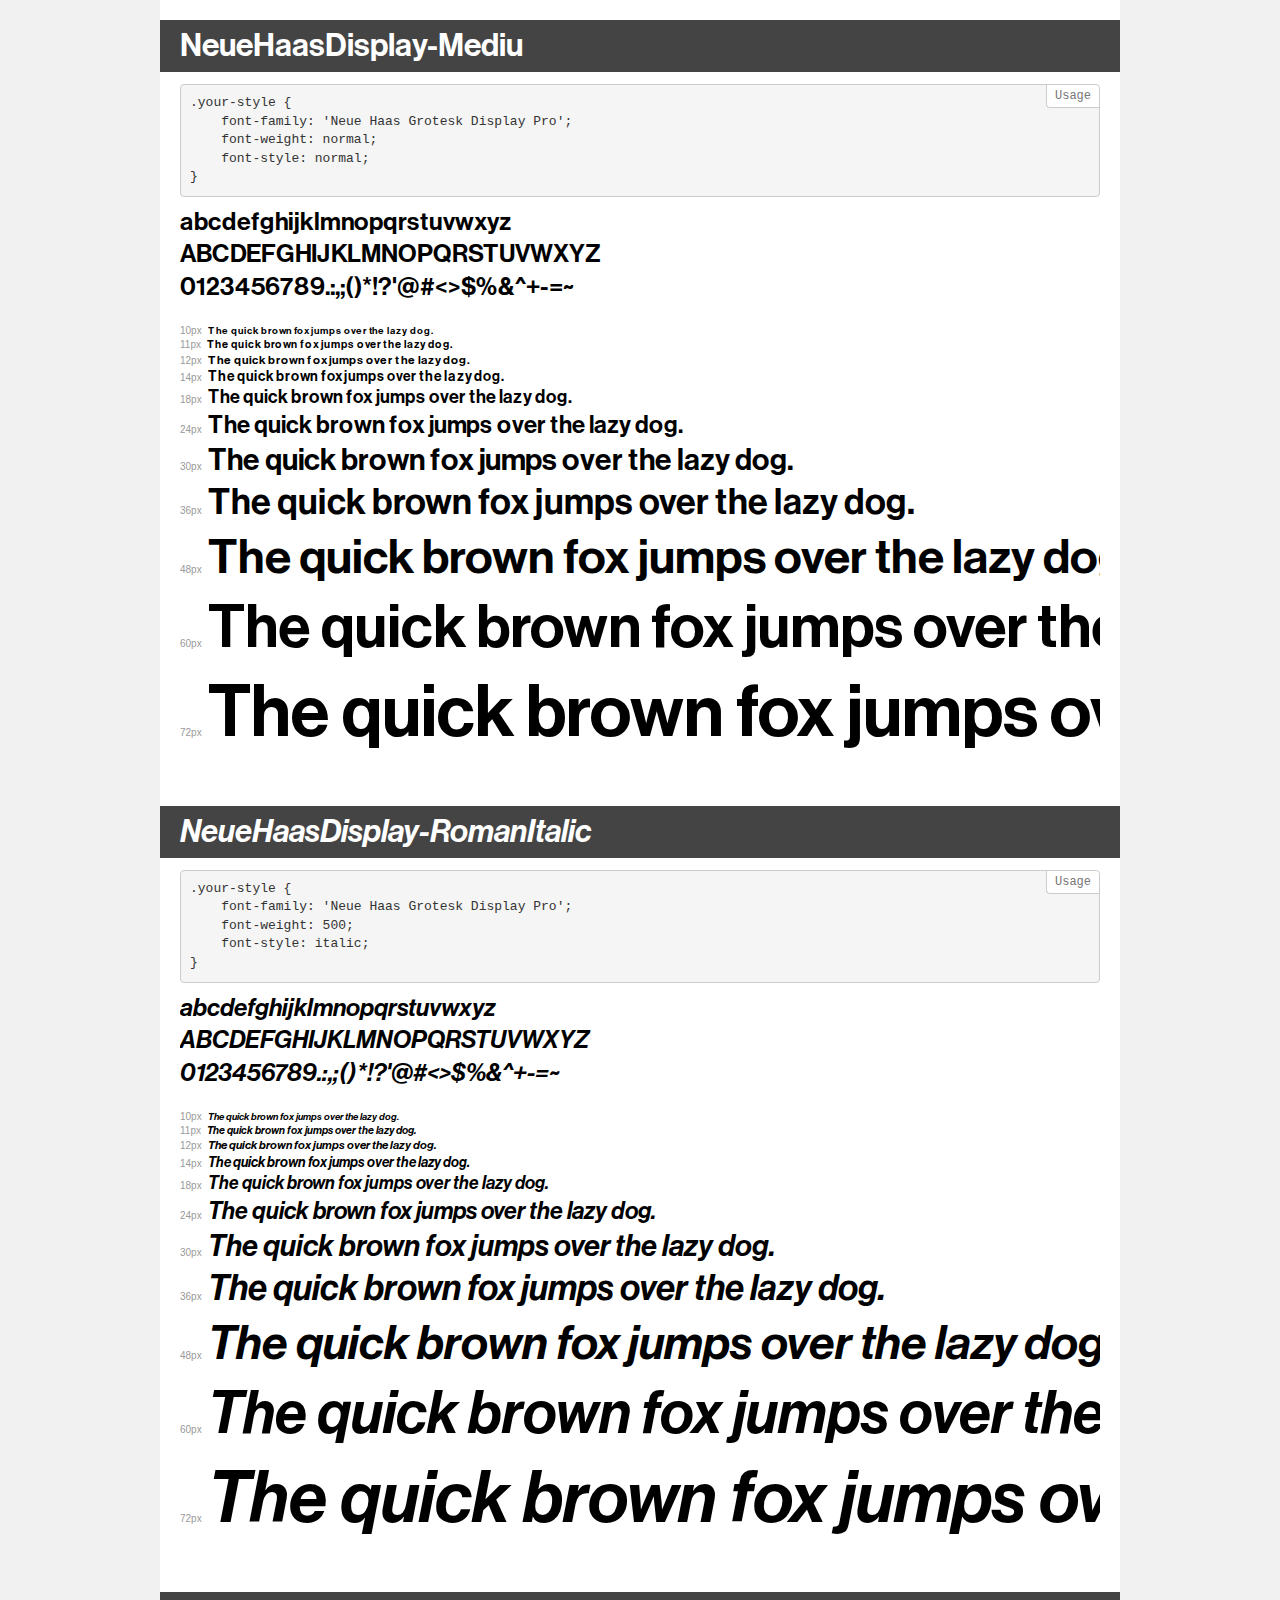
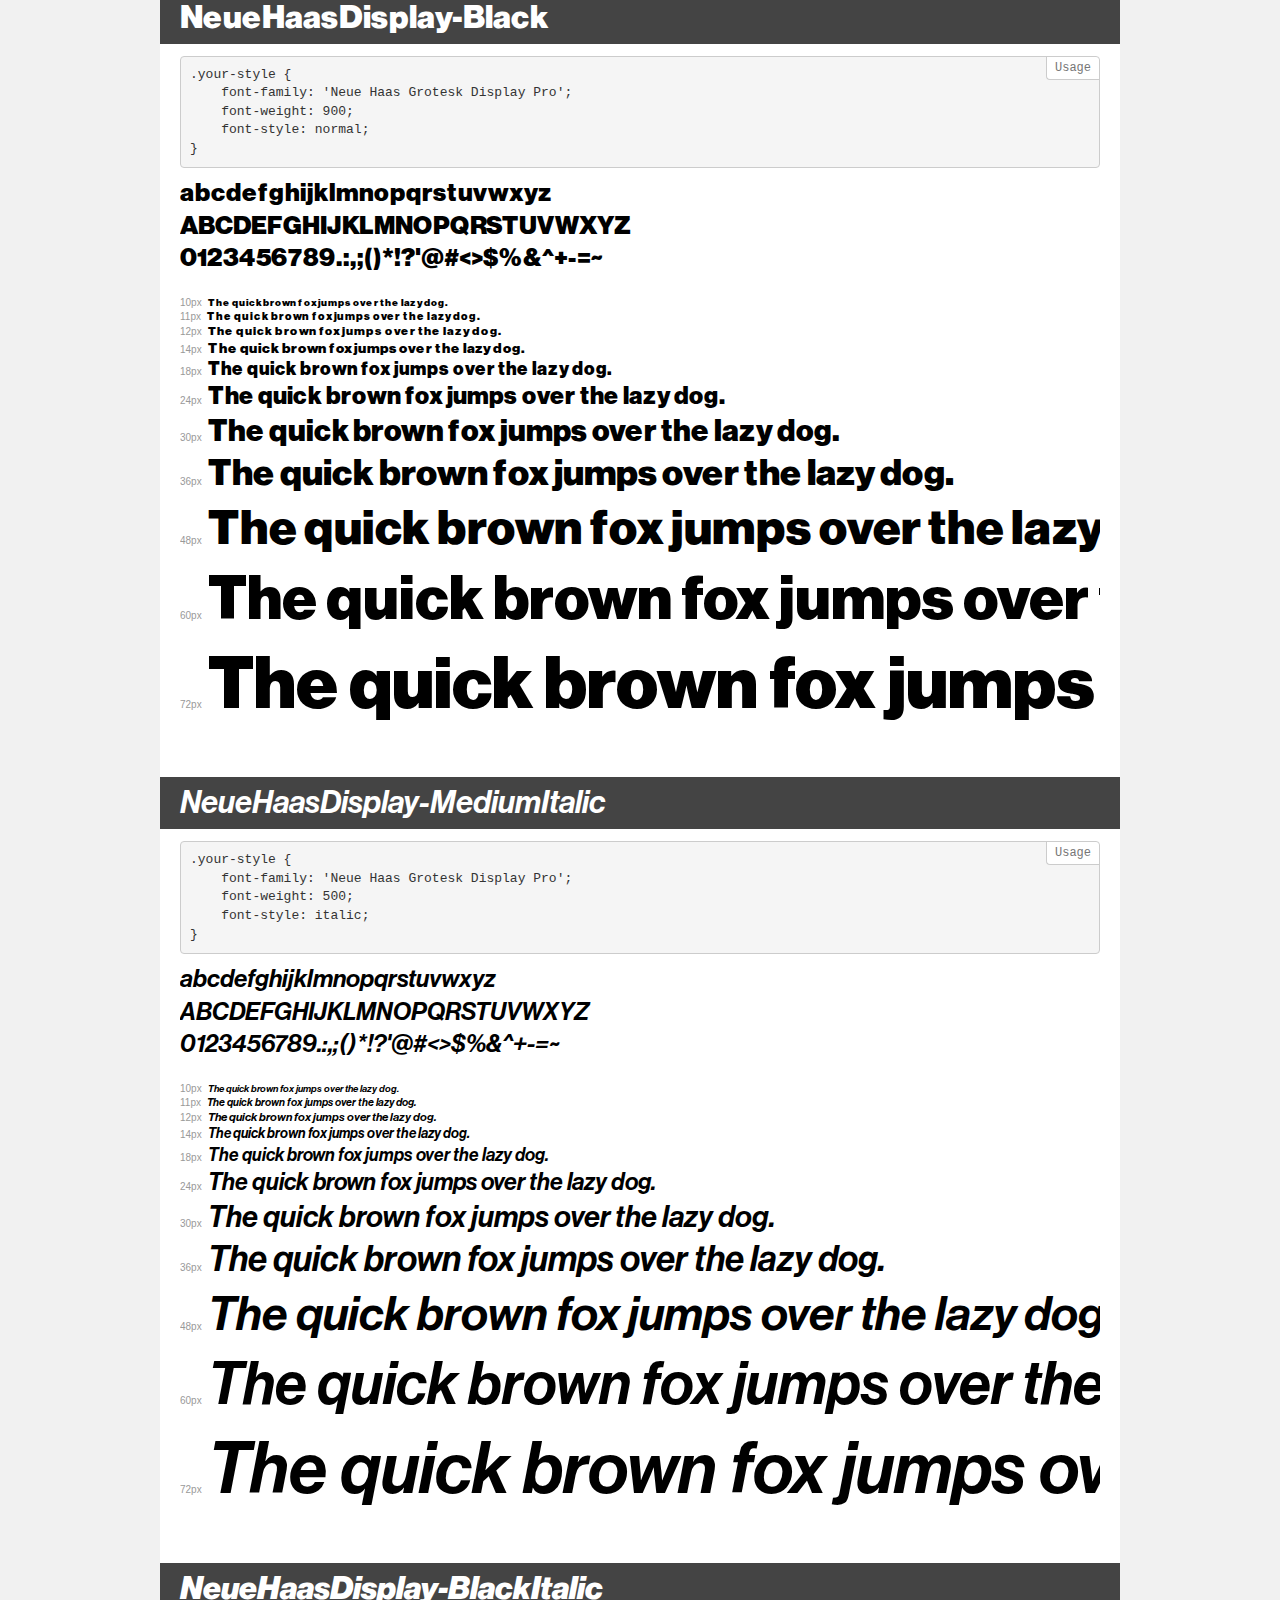
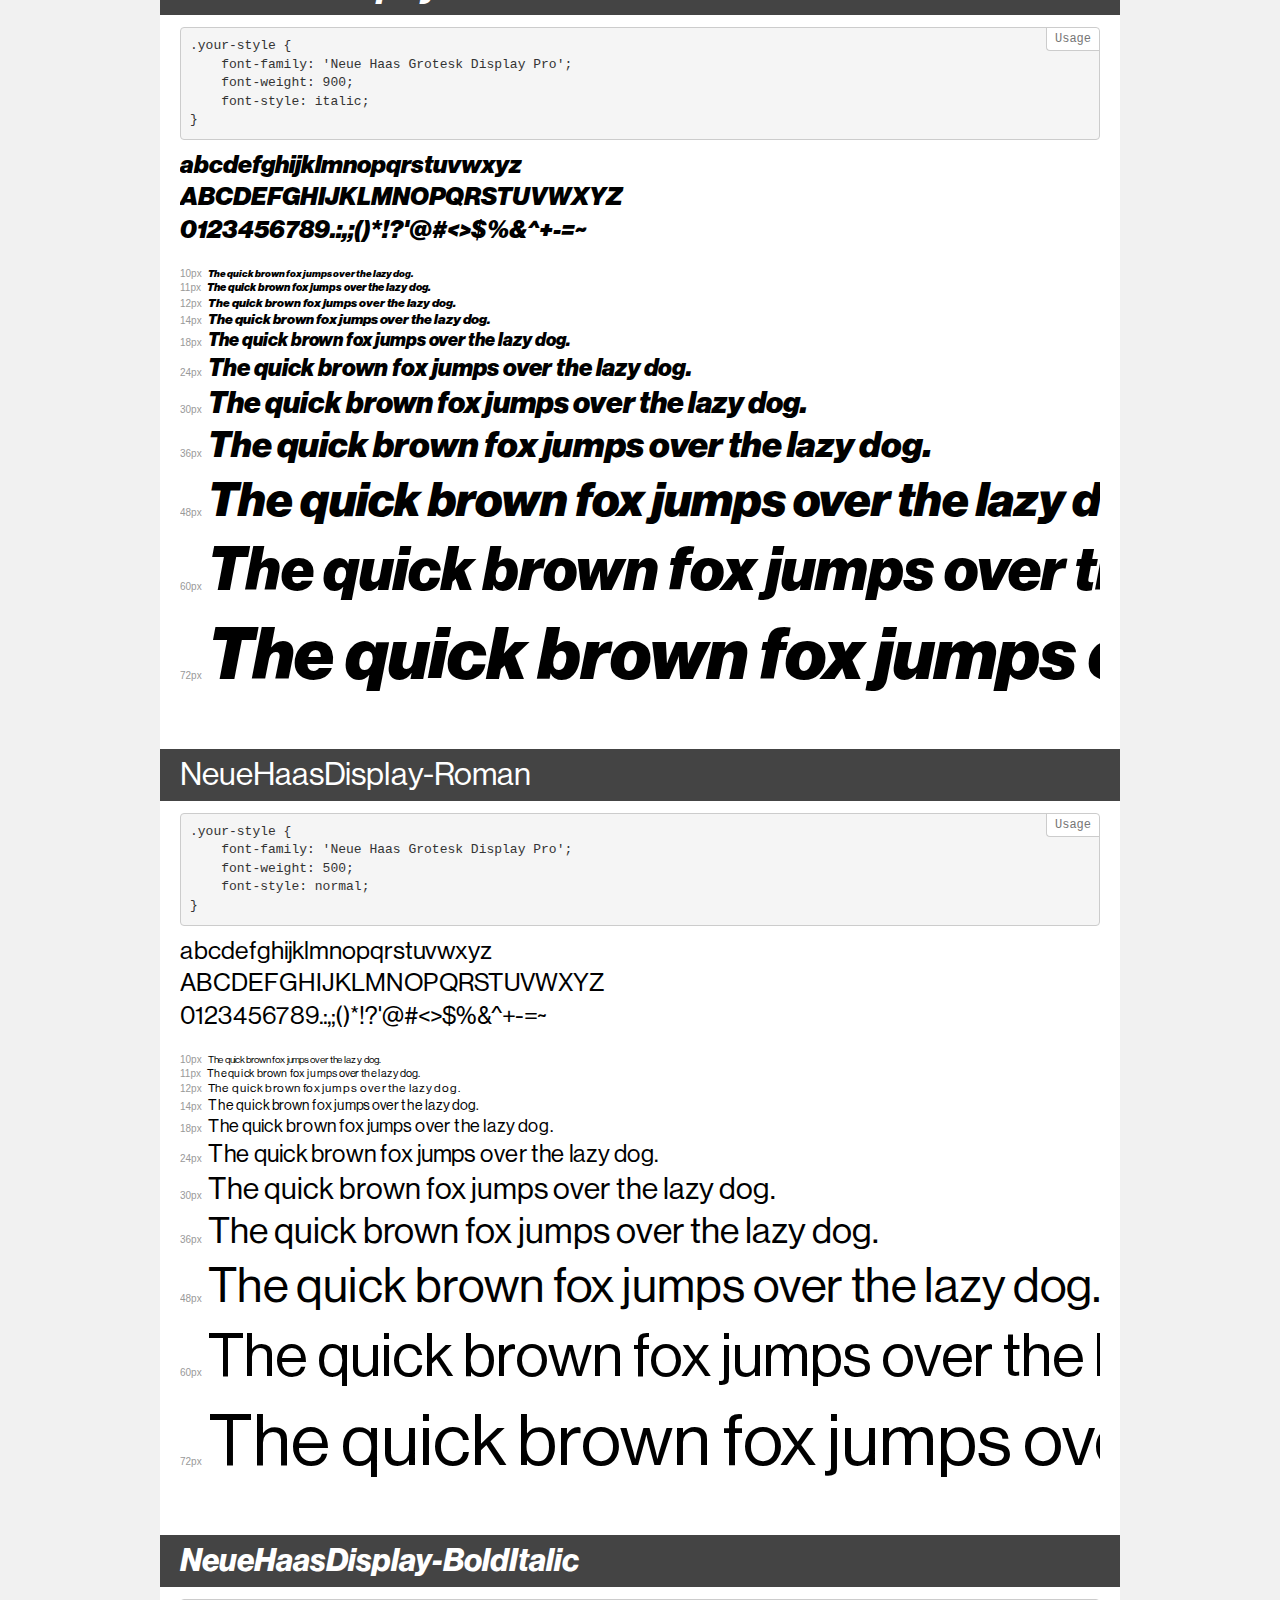
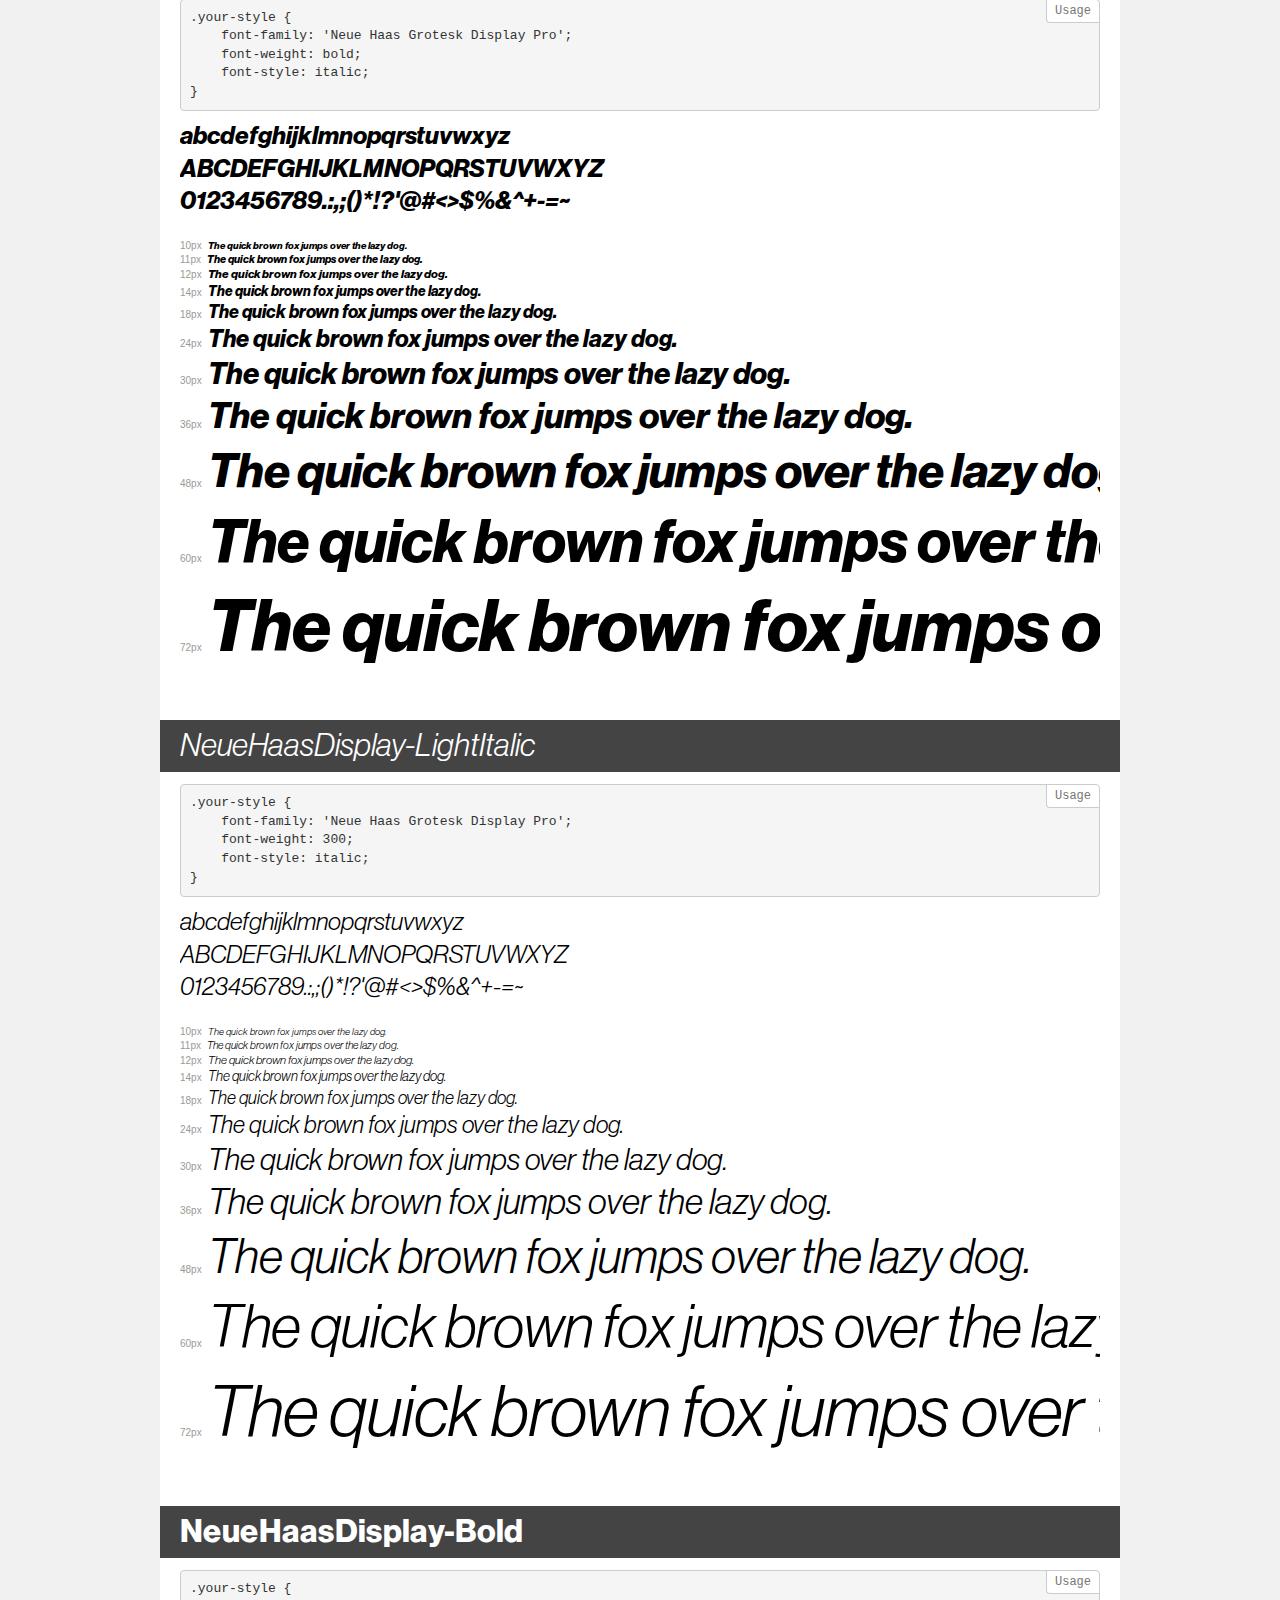
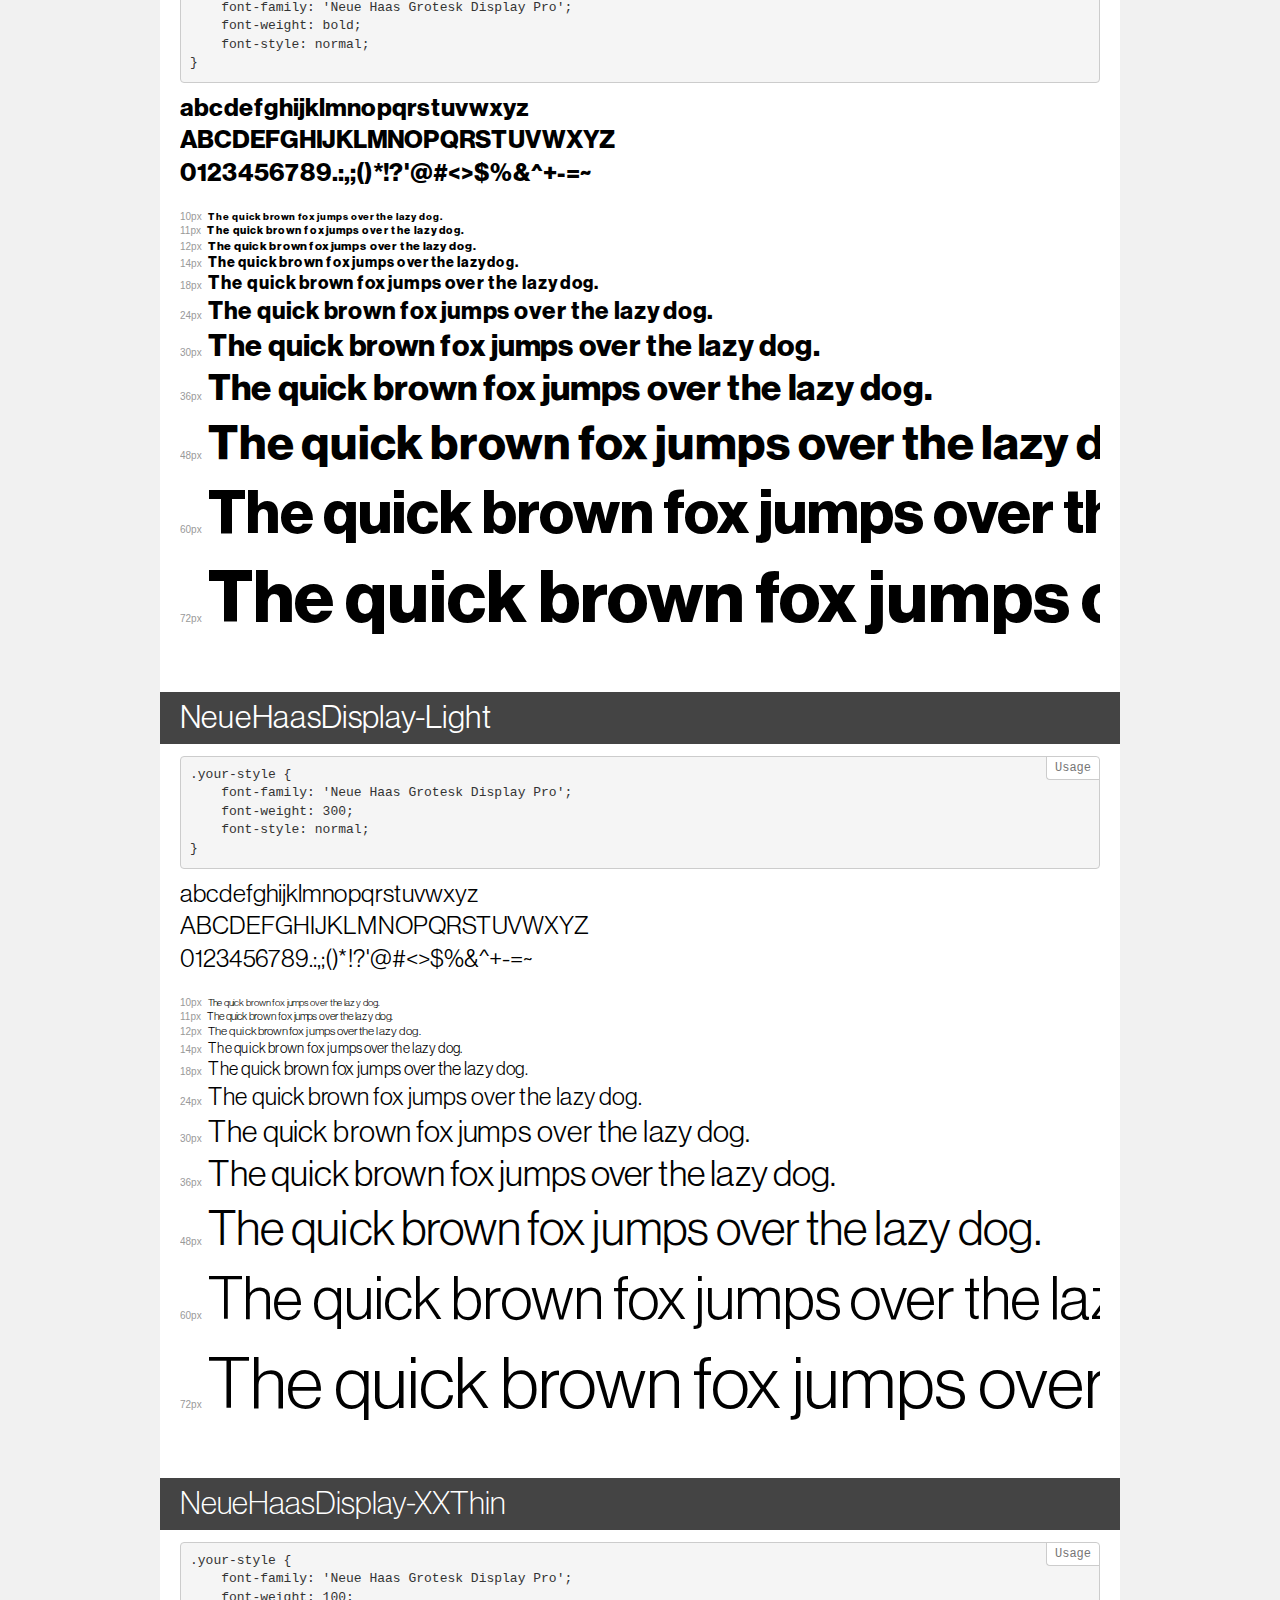
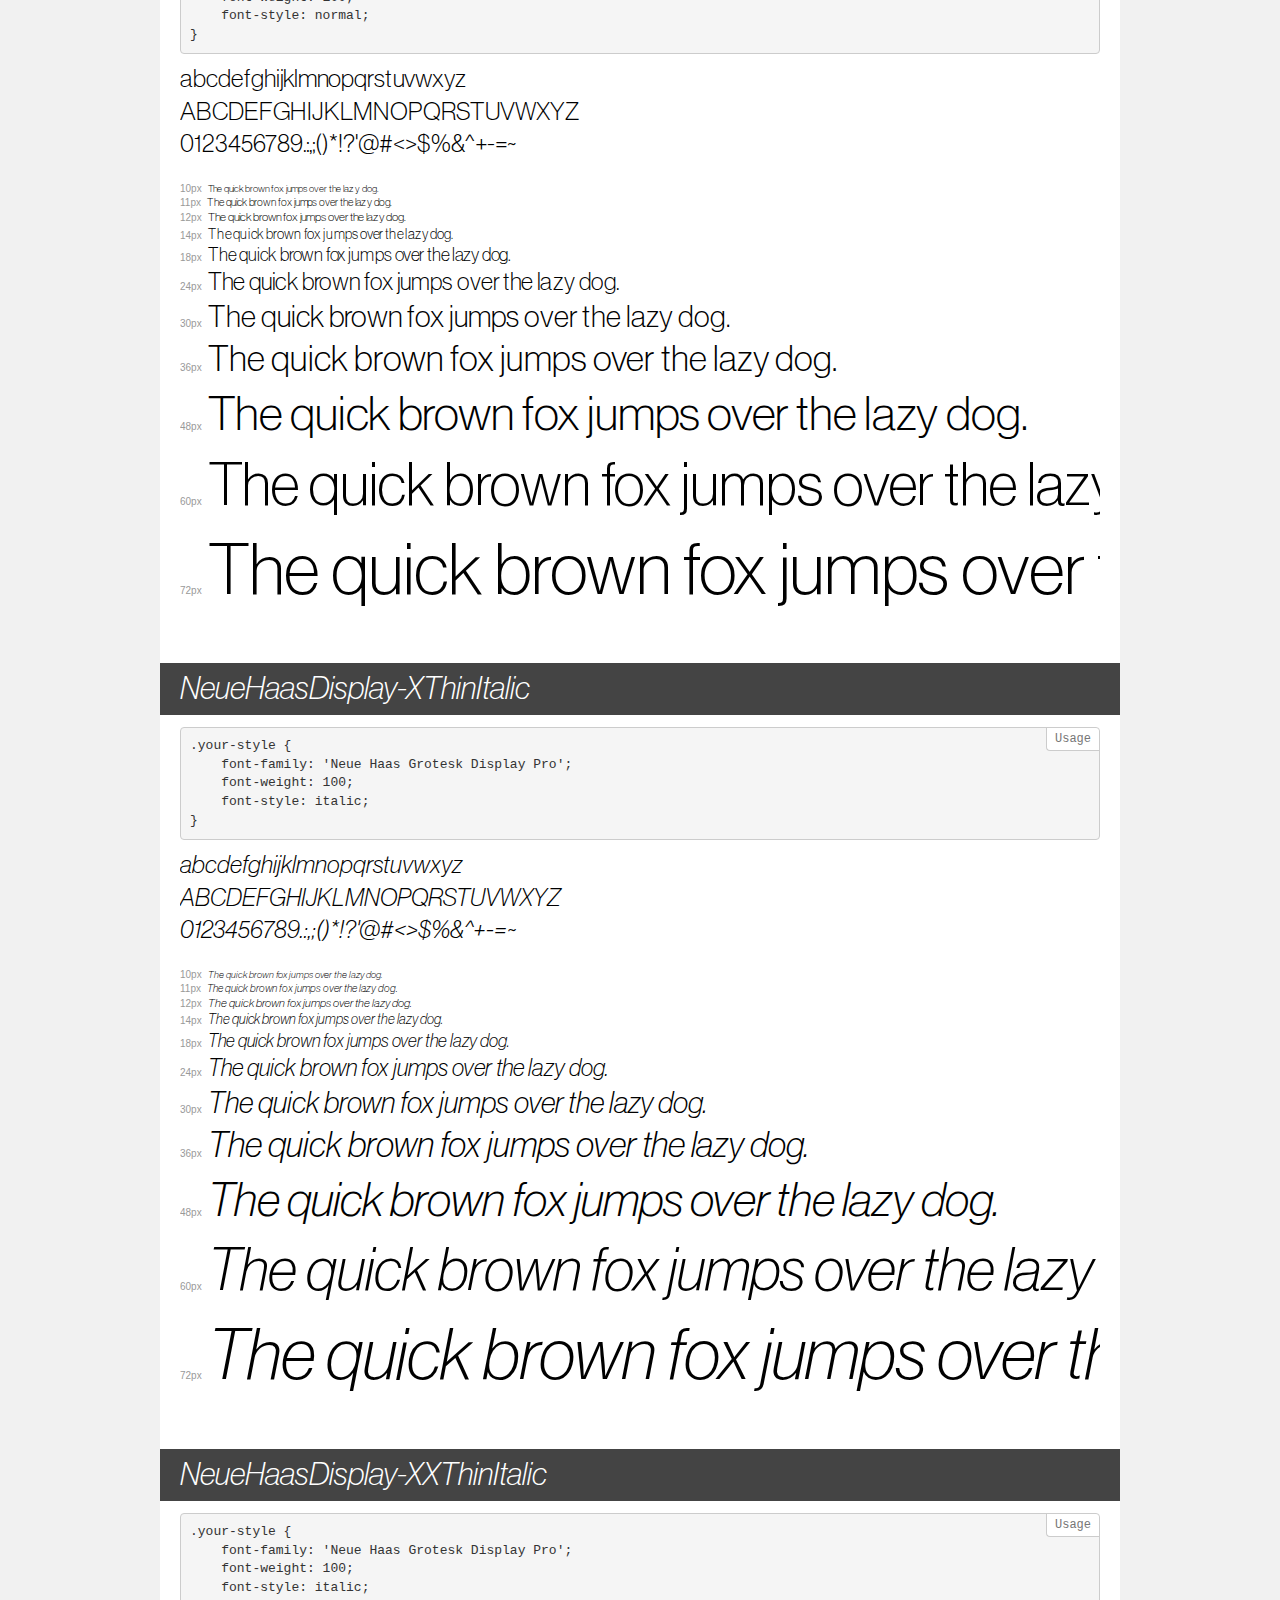
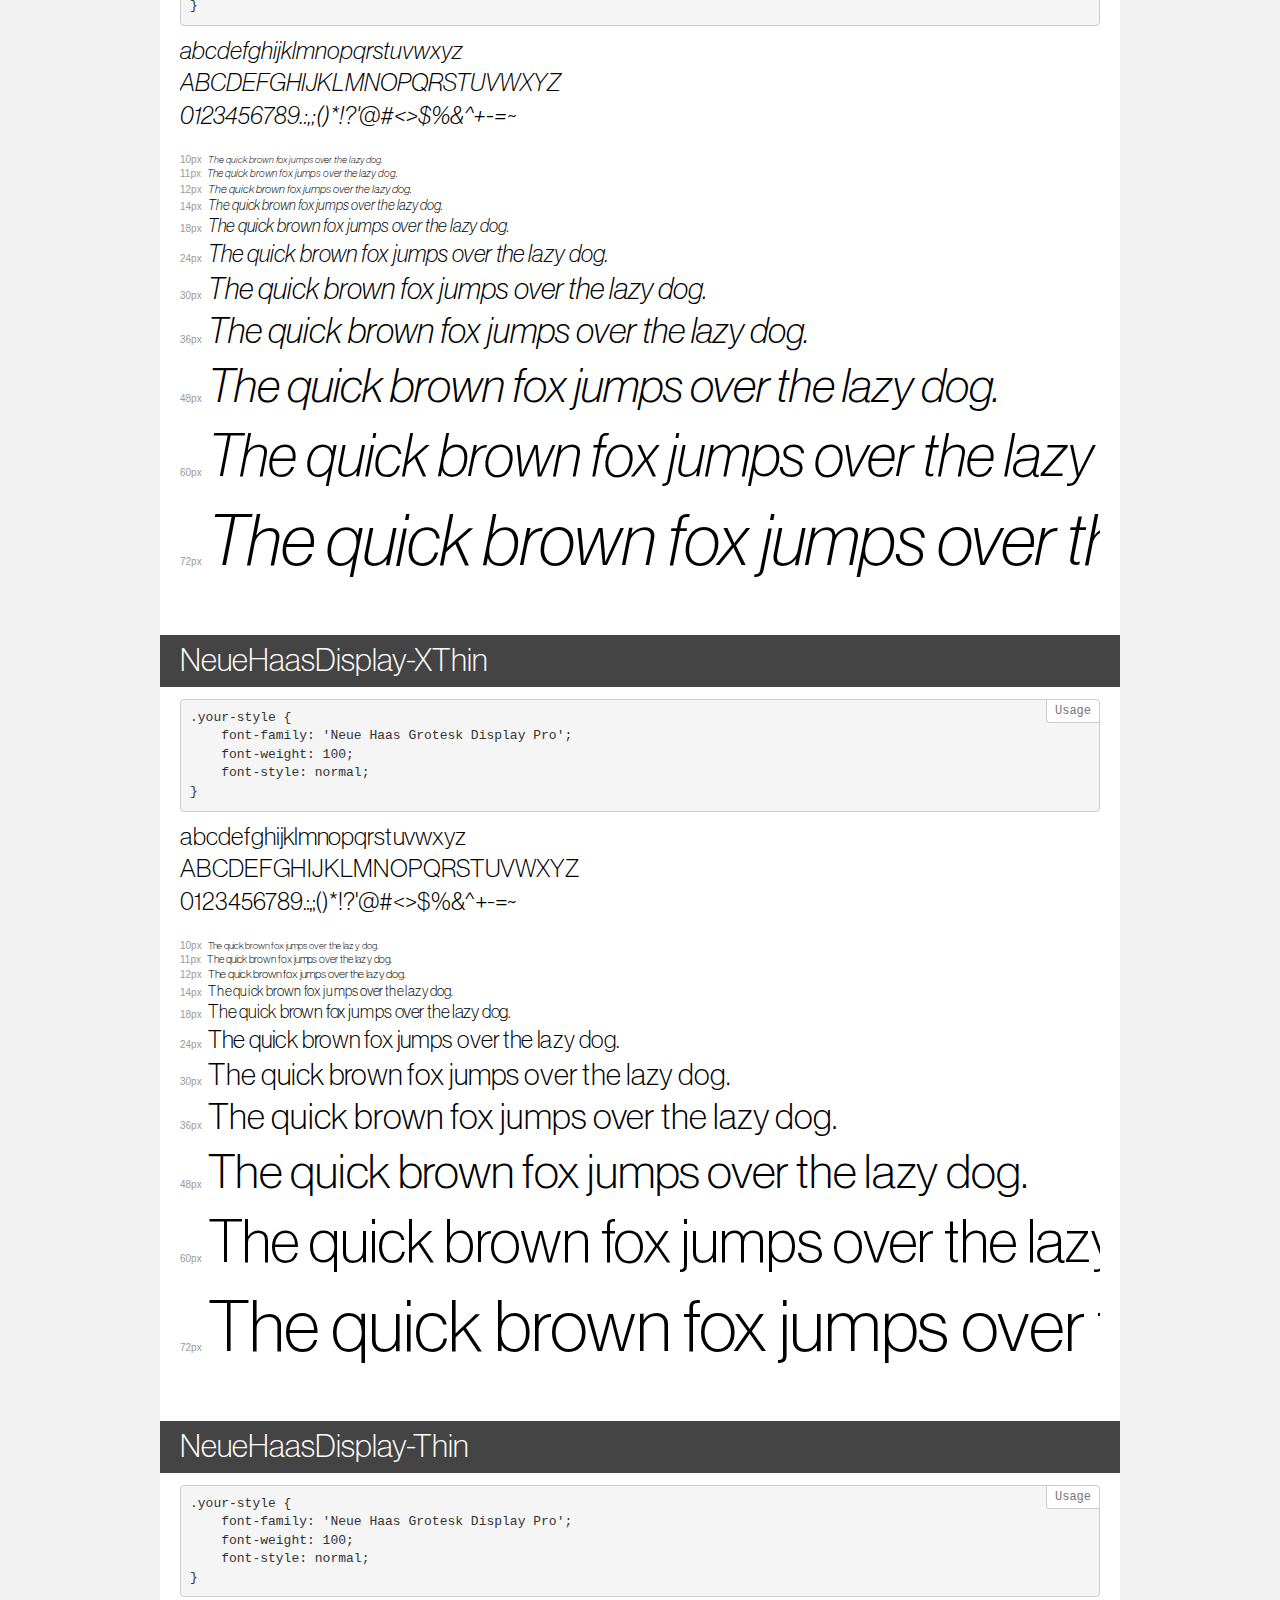
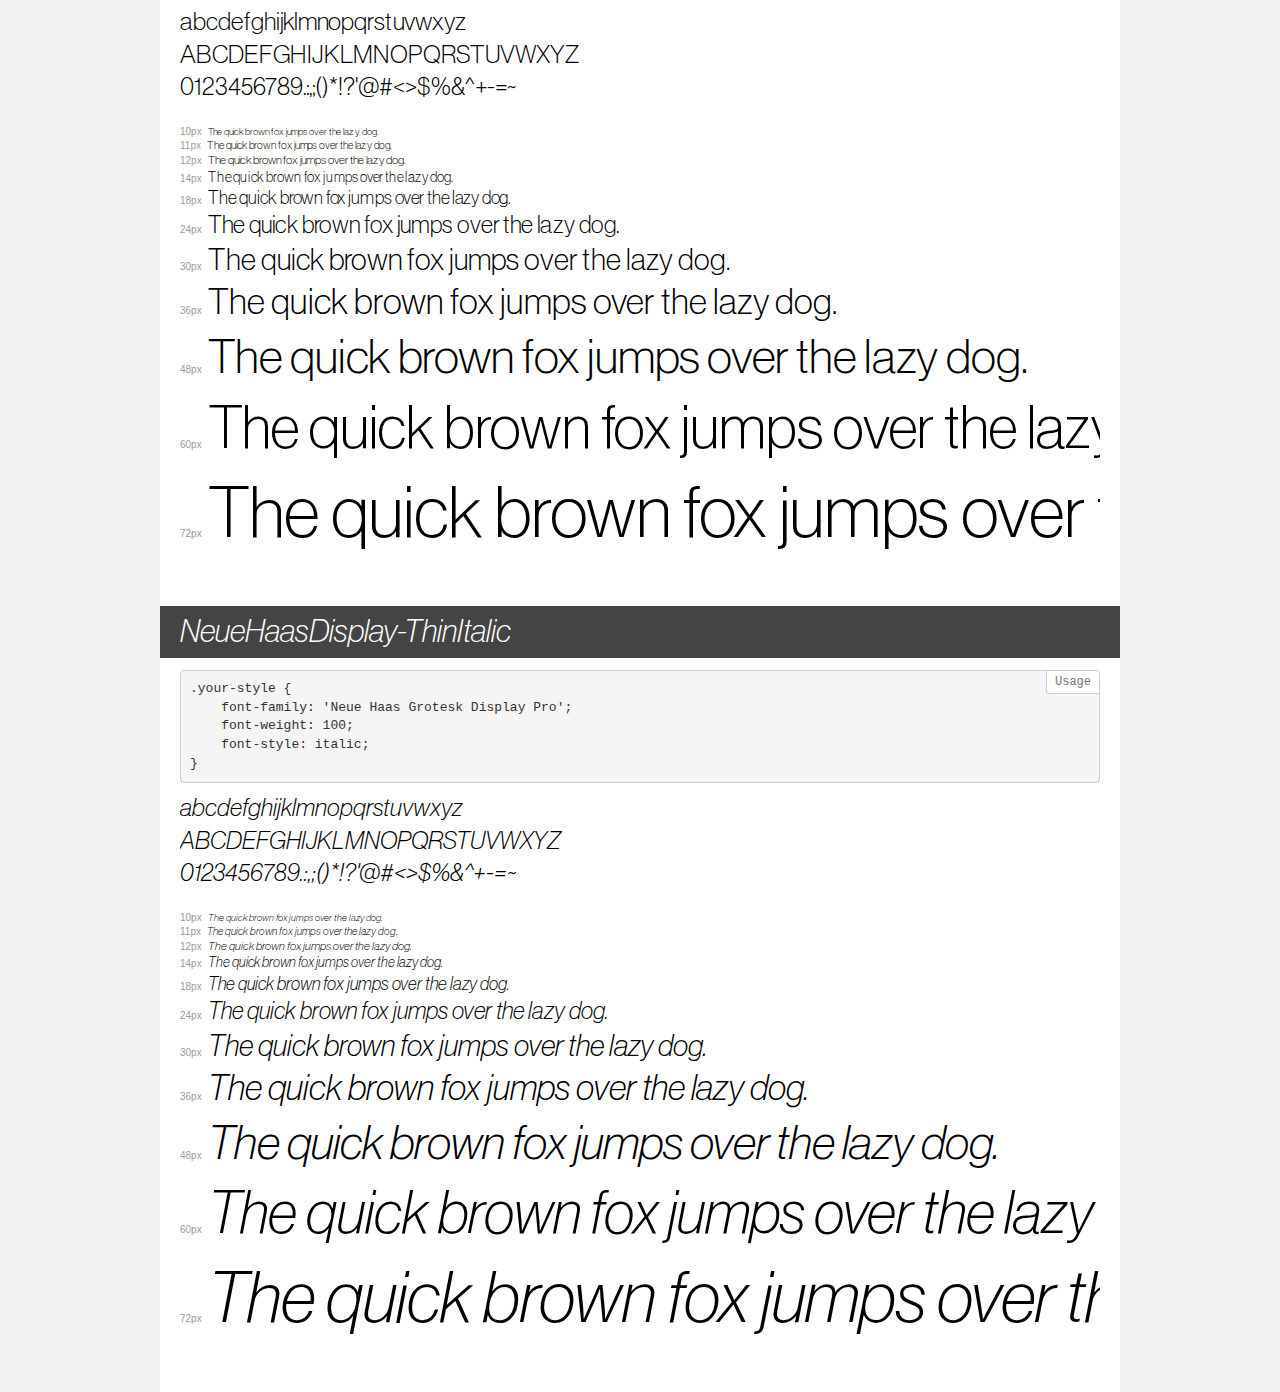
<file: assets/webfonts/NeueHaas/demo.html>
<!DOCTYPE html>
<html>
<head>
    <meta charset="utf-8">
    <meta http-equiv="X-UA-Compatible" content="IE=edge">
    <meta name="viewport" content="width=device-width, initial-scale=1">
    <meta name="robots" content="noindex, noarchive">
    <meta name="format-detection" content="telephone=no">
    <title>Transfonter demo</title>
    <link href="stylesheet.css" rel="stylesheet">
    <style>
        /*
        http://meyerweb.com/eric/tools/css/reset/
        v2.0 | 20110126
        License: none (public domain)
        */
        html, body, div, span, applet, object, iframe,
        h1, h2, h3, h4, h5, h6, p, blockquote, pre,
        a, abbr, acronym, address, big, cite, code,
        del, dfn, em, img, ins, kbd, q, s, samp,
        small, strike, strong, sub, sup, tt, var,
        b, u, i, center,
        dl, dt, dd, ol, ul, li,
        fieldset, form, label, legend,
        table, caption, tbody, tfoot, thead, tr, th, td,
        article, aside, canvas, details, embed,
        figure, figcaption, footer, header, hgroup,
        menu, nav, output, ruby, section, summary,
        time, mark, audio, video {
            margin: 0;
            padding: 0;
            border: 0;
            font-size: 100%;
            font: inherit;
            vertical-align: baseline;
        }
        /* HTML5 display-role reset for older browsers */
        article, aside, details, figcaption, figure,
        footer, header, hgroup, menu, nav, section {
            display: block;
        }
        body {
            line-height: 1;
        }
        ol, ul {
            list-style: none;
        }
        blockquote, q {
            quotes: none;
        }
        blockquote:before, blockquote:after,
        q:before, q:after {
            content: '';
            content: none;
        }
        table {
            border-collapse: collapse;
            border-spacing: 0;
        }
        /* common styles */
        body {
            background: #f1f1f1;
            color: #000;
        }
        .page {
            background: #fff;
            width: 920px;
            margin: 0 auto;
            padding: 20px 20px 0 20px;
            overflow: hidden;
        }
        .font-container {
            overflow-x: auto;
            overflow-y: hidden;
            margin-bottom: 40px;
            line-height: 1.3;
            white-space: nowrap;
            padding-bottom: 5px;
        }
        h1 {
            position: relative;
            background: #444;
            font-size: 32px;
            color: #fff;
            padding: 10px 20px;
            margin: 0 -20px 12px -20px;
        }
        .letters {
            font-size: 25px;
            margin-bottom: 20px;
        }
        .s10:before {
            content: '10px';
        }
        .s11:before {
            content: '11px';
        }
        .s12:before {
            content: '12px';
        }
        .s14:before {
            content: '14px';
        }
        .s18:before {
            content: '18px';
        }
        .s24:before {
            content: '24px';
        }
        .s30:before {
            content: '30px';
        }
        .s36:before {
            content: '36px';
        }
        .s48:before {
            content: '48px';
        }
        .s60:before {
            content: '60px';
        }
        .s72:before {
            content: '72px';
        }
        .s10:before, .s11:before, .s12:before, .s14:before,
        .s18:before, .s24:before, .s30:before, .s36:before,
        .s48:before, .s60:before, .s72:before {
            font-family: Arial, sans-serif;
            font-size: 10px;
            font-weight: normal;
            font-style: normal;
            color: #999;
            padding-right: 6px;
        }
        pre {
            display: block;
            position: relative;
            padding: 9px;
            margin: 0 0 10px;
            font-family: Monaco, Menlo, Consolas, "Courier New", monospace !important;
            font-size: 13px;
            line-height: 1.428571429;
            color: #333;
            font-weight: normal !important;
            font-style: normal !important;
            background-color: #f5f5f5;
            border: 1px solid #ccc;
            overflow-x: auto;
            border-radius: 4px;
        }
        pre:after {
            display: block;
            position: absolute;
            right: 0;
            top: 0;
            content: 'Usage';
            line-height: 1;
            padding: 5px 8px;
            font-size: 12px;
            color: #767676;
            background-color: #fff;
            border: 1px solid #ccc;
            border-right: none;
            border-top: none;
            border-radius: 0 4px 0 4px;
            z-index: 10;
        }
        /* responsive */
        @media (max-width: 959px) {
            .page {
                width: auto;
                margin: 0;
            }
        }
    </style>
</head>
<body>
<div class="page">
    <div class="demo" style="font-family: 'Neue Haas Grotesk Display Pro'; font-weight: normal; font-style: normal;">
        <h1>NeueHaasDisplay-Mediu</h1>
        <pre>.your-style {
    font-family: 'Neue Haas Grotesk Display Pro';
    font-weight: normal;
    font-style: normal;
}</pre>
        <div class="font-container">
            <p class="letters">
                abcdefghijklmnopqrstuvwxyz<br>
ABCDEFGHIJKLMNOPQRSTUVWXYZ<br>
                0123456789.:,;()*!?'@#<>$%&^+-=~
            </p>
            <p class="s10" style="font-size: 10px;">The quick brown fox jumps over the lazy dog.</p>
            <p class="s11" style="font-size: 11px;">The quick brown fox jumps over the lazy dog.</p>
            <p class="s12" style="font-size: 12px;">The quick brown fox jumps over the lazy dog.</p>
            <p class="s14" style="font-size: 14px;">The quick brown fox jumps over the lazy dog.</p>
            <p class="s18" style="font-size: 18px;">The quick brown fox jumps over the lazy dog.</p>
            <p class="s24" style="font-size: 24px;">The quick brown fox jumps over the lazy dog.</p>
            <p class="s30" style="font-size: 30px;">The quick brown fox jumps over the lazy dog.</p>
            <p class="s36" style="font-size: 36px;">The quick brown fox jumps over the lazy dog.</p>
            <p class="s48" style="font-size: 48px;">The quick brown fox jumps over the lazy dog.</p>
            <p class="s60" style="font-size: 60px;">The quick brown fox jumps over the lazy dog.</p>
            <p class="s72" style="font-size: 72px;">The quick brown fox jumps over the lazy dog.</p>
        </div>
    </div>
    <div class="demo" style="font-family: 'Neue Haas Grotesk Display Pro'; font-weight: 500; font-style: italic;">
        <h1>NeueHaasDisplay-RomanItalic</h1>
        <pre>.your-style {
    font-family: 'Neue Haas Grotesk Display Pro';
    font-weight: 500;
    font-style: italic;
}</pre>
        <div class="font-container">
            <p class="letters">
                abcdefghijklmnopqrstuvwxyz<br>
ABCDEFGHIJKLMNOPQRSTUVWXYZ<br>
                0123456789.:,;()*!?'@#<>$%&^+-=~
            </p>
            <p class="s10" style="font-size: 10px;">The quick brown fox jumps over the lazy dog.</p>
            <p class="s11" style="font-size: 11px;">The quick brown fox jumps over the lazy dog.</p>
            <p class="s12" style="font-size: 12px;">The quick brown fox jumps over the lazy dog.</p>
            <p class="s14" style="font-size: 14px;">The quick brown fox jumps over the lazy dog.</p>
            <p class="s18" style="font-size: 18px;">The quick brown fox jumps over the lazy dog.</p>
            <p class="s24" style="font-size: 24px;">The quick brown fox jumps over the lazy dog.</p>
            <p class="s30" style="font-size: 30px;">The quick brown fox jumps over the lazy dog.</p>
            <p class="s36" style="font-size: 36px;">The quick brown fox jumps over the lazy dog.</p>
            <p class="s48" style="font-size: 48px;">The quick brown fox jumps over the lazy dog.</p>
            <p class="s60" style="font-size: 60px;">The quick brown fox jumps over the lazy dog.</p>
            <p class="s72" style="font-size: 72px;">The quick brown fox jumps over the lazy dog.</p>
        </div>
    </div>
    <div class="demo" style="font-family: 'Neue Haas Grotesk Display Pro'; font-weight: 900; font-style: normal;">
        <h1>NeueHaasDisplay-Black</h1>
        <pre>.your-style {
    font-family: 'Neue Haas Grotesk Display Pro';
    font-weight: 900;
    font-style: normal;
}</pre>
        <div class="font-container">
            <p class="letters">
                abcdefghijklmnopqrstuvwxyz<br>
ABCDEFGHIJKLMNOPQRSTUVWXYZ<br>
                0123456789.:,;()*!?'@#<>$%&^+-=~
            </p>
            <p class="s10" style="font-size: 10px;">The quick brown fox jumps over the lazy dog.</p>
            <p class="s11" style="font-size: 11px;">The quick brown fox jumps over the lazy dog.</p>
            <p class="s12" style="font-size: 12px;">The quick brown fox jumps over the lazy dog.</p>
            <p class="s14" style="font-size: 14px;">The quick brown fox jumps over the lazy dog.</p>
            <p class="s18" style="font-size: 18px;">The quick brown fox jumps over the lazy dog.</p>
            <p class="s24" style="font-size: 24px;">The quick brown fox jumps over the lazy dog.</p>
            <p class="s30" style="font-size: 30px;">The quick brown fox jumps over the lazy dog.</p>
            <p class="s36" style="font-size: 36px;">The quick brown fox jumps over the lazy dog.</p>
            <p class="s48" style="font-size: 48px;">The quick brown fox jumps over the lazy dog.</p>
            <p class="s60" style="font-size: 60px;">The quick brown fox jumps over the lazy dog.</p>
            <p class="s72" style="font-size: 72px;">The quick brown fox jumps over the lazy dog.</p>
        </div>
    </div>
    <div class="demo" style="font-family: 'Neue Haas Grotesk Display Pro'; font-weight: 500; font-style: italic;">
        <h1>NeueHaasDisplay-MediumItalic</h1>
        <pre>.your-style {
    font-family: 'Neue Haas Grotesk Display Pro';
    font-weight: 500;
    font-style: italic;
}</pre>
        <div class="font-container">
            <p class="letters">
                abcdefghijklmnopqrstuvwxyz<br>
ABCDEFGHIJKLMNOPQRSTUVWXYZ<br>
                0123456789.:,;()*!?'@#<>$%&^+-=~
            </p>
            <p class="s10" style="font-size: 10px;">The quick brown fox jumps over the lazy dog.</p>
            <p class="s11" style="font-size: 11px;">The quick brown fox jumps over the lazy dog.</p>
            <p class="s12" style="font-size: 12px;">The quick brown fox jumps over the lazy dog.</p>
            <p class="s14" style="font-size: 14px;">The quick brown fox jumps over the lazy dog.</p>
            <p class="s18" style="font-size: 18px;">The quick brown fox jumps over the lazy dog.</p>
            <p class="s24" style="font-size: 24px;">The quick brown fox jumps over the lazy dog.</p>
            <p class="s30" style="font-size: 30px;">The quick brown fox jumps over the lazy dog.</p>
            <p class="s36" style="font-size: 36px;">The quick brown fox jumps over the lazy dog.</p>
            <p class="s48" style="font-size: 48px;">The quick brown fox jumps over the lazy dog.</p>
            <p class="s60" style="font-size: 60px;">The quick brown fox jumps over the lazy dog.</p>
            <p class="s72" style="font-size: 72px;">The quick brown fox jumps over the lazy dog.</p>
        </div>
    </div>
    <div class="demo" style="font-family: 'Neue Haas Grotesk Display Pro'; font-weight: 900; font-style: italic;">
        <h1>NeueHaasDisplay-BlackItalic</h1>
        <pre>.your-style {
    font-family: 'Neue Haas Grotesk Display Pro';
    font-weight: 900;
    font-style: italic;
}</pre>
        <div class="font-container">
            <p class="letters">
                abcdefghijklmnopqrstuvwxyz<br>
ABCDEFGHIJKLMNOPQRSTUVWXYZ<br>
                0123456789.:,;()*!?'@#<>$%&^+-=~
            </p>
            <p class="s10" style="font-size: 10px;">The quick brown fox jumps over the lazy dog.</p>
            <p class="s11" style="font-size: 11px;">The quick brown fox jumps over the lazy dog.</p>
            <p class="s12" style="font-size: 12px;">The quick brown fox jumps over the lazy dog.</p>
            <p class="s14" style="font-size: 14px;">The quick brown fox jumps over the lazy dog.</p>
            <p class="s18" style="font-size: 18px;">The quick brown fox jumps over the lazy dog.</p>
            <p class="s24" style="font-size: 24px;">The quick brown fox jumps over the lazy dog.</p>
            <p class="s30" style="font-size: 30px;">The quick brown fox jumps over the lazy dog.</p>
            <p class="s36" style="font-size: 36px;">The quick brown fox jumps over the lazy dog.</p>
            <p class="s48" style="font-size: 48px;">The quick brown fox jumps over the lazy dog.</p>
            <p class="s60" style="font-size: 60px;">The quick brown fox jumps over the lazy dog.</p>
            <p class="s72" style="font-size: 72px;">The quick brown fox jumps over the lazy dog.</p>
        </div>
    </div>
    <div class="demo" style="font-family: 'Neue Haas Grotesk Display Pro'; font-weight: 500; font-style: normal;">
        <h1>NeueHaasDisplay-Roman</h1>
        <pre>.your-style {
    font-family: 'Neue Haas Grotesk Display Pro';
    font-weight: 500;
    font-style: normal;
}</pre>
        <div class="font-container">
            <p class="letters">
                abcdefghijklmnopqrstuvwxyz<br>
ABCDEFGHIJKLMNOPQRSTUVWXYZ<br>
                0123456789.:,;()*!?'@#<>$%&^+-=~
            </p>
            <p class="s10" style="font-size: 10px;">The quick brown fox jumps over the lazy dog.</p>
            <p class="s11" style="font-size: 11px;">The quick brown fox jumps over the lazy dog.</p>
            <p class="s12" style="font-size: 12px;">The quick brown fox jumps over the lazy dog.</p>
            <p class="s14" style="font-size: 14px;">The quick brown fox jumps over the lazy dog.</p>
            <p class="s18" style="font-size: 18px;">The quick brown fox jumps over the lazy dog.</p>
            <p class="s24" style="font-size: 24px;">The quick brown fox jumps over the lazy dog.</p>
            <p class="s30" style="font-size: 30px;">The quick brown fox jumps over the lazy dog.</p>
            <p class="s36" style="font-size: 36px;">The quick brown fox jumps over the lazy dog.</p>
            <p class="s48" style="font-size: 48px;">The quick brown fox jumps over the lazy dog.</p>
            <p class="s60" style="font-size: 60px;">The quick brown fox jumps over the lazy dog.</p>
            <p class="s72" style="font-size: 72px;">The quick brown fox jumps over the lazy dog.</p>
        </div>
    </div>
    <div class="demo" style="font-family: 'Neue Haas Grotesk Display Pro'; font-weight: bold; font-style: italic;">
        <h1>NeueHaasDisplay-BoldItalic</h1>
        <pre>.your-style {
    font-family: 'Neue Haas Grotesk Display Pro';
    font-weight: bold;
    font-style: italic;
}</pre>
        <div class="font-container">
            <p class="letters">
                abcdefghijklmnopqrstuvwxyz<br>
ABCDEFGHIJKLMNOPQRSTUVWXYZ<br>
                0123456789.:,;()*!?'@#<>$%&^+-=~
            </p>
            <p class="s10" style="font-size: 10px;">The quick brown fox jumps over the lazy dog.</p>
            <p class="s11" style="font-size: 11px;">The quick brown fox jumps over the lazy dog.</p>
            <p class="s12" style="font-size: 12px;">The quick brown fox jumps over the lazy dog.</p>
            <p class="s14" style="font-size: 14px;">The quick brown fox jumps over the lazy dog.</p>
            <p class="s18" style="font-size: 18px;">The quick brown fox jumps over the lazy dog.</p>
            <p class="s24" style="font-size: 24px;">The quick brown fox jumps over the lazy dog.</p>
            <p class="s30" style="font-size: 30px;">The quick brown fox jumps over the lazy dog.</p>
            <p class="s36" style="font-size: 36px;">The quick brown fox jumps over the lazy dog.</p>
            <p class="s48" style="font-size: 48px;">The quick brown fox jumps over the lazy dog.</p>
            <p class="s60" style="font-size: 60px;">The quick brown fox jumps over the lazy dog.</p>
            <p class="s72" style="font-size: 72px;">The quick brown fox jumps over the lazy dog.</p>
        </div>
    </div>
    <div class="demo" style="font-family: 'Neue Haas Grotesk Display Pro'; font-weight: 300; font-style: italic;">
        <h1>NeueHaasDisplay-LightItalic</h1>
        <pre>.your-style {
    font-family: 'Neue Haas Grotesk Display Pro';
    font-weight: 300;
    font-style: italic;
}</pre>
        <div class="font-container">
            <p class="letters">
                abcdefghijklmnopqrstuvwxyz<br>
ABCDEFGHIJKLMNOPQRSTUVWXYZ<br>
                0123456789.:,;()*!?'@#<>$%&^+-=~
            </p>
            <p class="s10" style="font-size: 10px;">The quick brown fox jumps over the lazy dog.</p>
            <p class="s11" style="font-size: 11px;">The quick brown fox jumps over the lazy dog.</p>
            <p class="s12" style="font-size: 12px;">The quick brown fox jumps over the lazy dog.</p>
            <p class="s14" style="font-size: 14px;">The quick brown fox jumps over the lazy dog.</p>
            <p class="s18" style="font-size: 18px;">The quick brown fox jumps over the lazy dog.</p>
            <p class="s24" style="font-size: 24px;">The quick brown fox jumps over the lazy dog.</p>
            <p class="s30" style="font-size: 30px;">The quick brown fox jumps over the lazy dog.</p>
            <p class="s36" style="font-size: 36px;">The quick brown fox jumps over the lazy dog.</p>
            <p class="s48" style="font-size: 48px;">The quick brown fox jumps over the lazy dog.</p>
            <p class="s60" style="font-size: 60px;">The quick brown fox jumps over the lazy dog.</p>
            <p class="s72" style="font-size: 72px;">The quick brown fox jumps over the lazy dog.</p>
        </div>
    </div>
    <div class="demo" style="font-family: 'Neue Haas Grotesk Display Pro'; font-weight: bold; font-style: normal;">
        <h1>NeueHaasDisplay-Bold</h1>
        <pre>.your-style {
    font-family: 'Neue Haas Grotesk Display Pro';
    font-weight: bold;
    font-style: normal;
}</pre>
        <div class="font-container">
            <p class="letters">
                abcdefghijklmnopqrstuvwxyz<br>
ABCDEFGHIJKLMNOPQRSTUVWXYZ<br>
                0123456789.:,;()*!?'@#<>$%&^+-=~
            </p>
            <p class="s10" style="font-size: 10px;">The quick brown fox jumps over the lazy dog.</p>
            <p class="s11" style="font-size: 11px;">The quick brown fox jumps over the lazy dog.</p>
            <p class="s12" style="font-size: 12px;">The quick brown fox jumps over the lazy dog.</p>
            <p class="s14" style="font-size: 14px;">The quick brown fox jumps over the lazy dog.</p>
            <p class="s18" style="font-size: 18px;">The quick brown fox jumps over the lazy dog.</p>
            <p class="s24" style="font-size: 24px;">The quick brown fox jumps over the lazy dog.</p>
            <p class="s30" style="font-size: 30px;">The quick brown fox jumps over the lazy dog.</p>
            <p class="s36" style="font-size: 36px;">The quick brown fox jumps over the lazy dog.</p>
            <p class="s48" style="font-size: 48px;">The quick brown fox jumps over the lazy dog.</p>
            <p class="s60" style="font-size: 60px;">The quick brown fox jumps over the lazy dog.</p>
            <p class="s72" style="font-size: 72px;">The quick brown fox jumps over the lazy dog.</p>
        </div>
    </div>
    <div class="demo" style="font-family: 'Neue Haas Grotesk Display Pro'; font-weight: 300; font-style: normal;">
        <h1>NeueHaasDisplay-Light</h1>
        <pre>.your-style {
    font-family: 'Neue Haas Grotesk Display Pro';
    font-weight: 300;
    font-style: normal;
}</pre>
        <div class="font-container">
            <p class="letters">
                abcdefghijklmnopqrstuvwxyz<br>
ABCDEFGHIJKLMNOPQRSTUVWXYZ<br>
                0123456789.:,;()*!?'@#<>$%&^+-=~
            </p>
            <p class="s10" style="font-size: 10px;">The quick brown fox jumps over the lazy dog.</p>
            <p class="s11" style="font-size: 11px;">The quick brown fox jumps over the lazy dog.</p>
            <p class="s12" style="font-size: 12px;">The quick brown fox jumps over the lazy dog.</p>
            <p class="s14" style="font-size: 14px;">The quick brown fox jumps over the lazy dog.</p>
            <p class="s18" style="font-size: 18px;">The quick brown fox jumps over the lazy dog.</p>
            <p class="s24" style="font-size: 24px;">The quick brown fox jumps over the lazy dog.</p>
            <p class="s30" style="font-size: 30px;">The quick brown fox jumps over the lazy dog.</p>
            <p class="s36" style="font-size: 36px;">The quick brown fox jumps over the lazy dog.</p>
            <p class="s48" style="font-size: 48px;">The quick brown fox jumps over the lazy dog.</p>
            <p class="s60" style="font-size: 60px;">The quick brown fox jumps over the lazy dog.</p>
            <p class="s72" style="font-size: 72px;">The quick brown fox jumps over the lazy dog.</p>
        </div>
    </div>
    <div class="demo" style="font-family: 'Neue Haas Grotesk Display Pro'; font-weight: 100; font-style: normal;">
        <h1>NeueHaasDisplay-XXThin</h1>
        <pre>.your-style {
    font-family: 'Neue Haas Grotesk Display Pro';
    font-weight: 100;
    font-style: normal;
}</pre>
        <div class="font-container">
            <p class="letters">
                abcdefghijklmnopqrstuvwxyz<br>
ABCDEFGHIJKLMNOPQRSTUVWXYZ<br>
                0123456789.:,;()*!?'@#<>$%&^+-=~
            </p>
            <p class="s10" style="font-size: 10px;">The quick brown fox jumps over the lazy dog.</p>
            <p class="s11" style="font-size: 11px;">The quick brown fox jumps over the lazy dog.</p>
            <p class="s12" style="font-size: 12px;">The quick brown fox jumps over the lazy dog.</p>
            <p class="s14" style="font-size: 14px;">The quick brown fox jumps over the lazy dog.</p>
            <p class="s18" style="font-size: 18px;">The quick brown fox jumps over the lazy dog.</p>
            <p class="s24" style="font-size: 24px;">The quick brown fox jumps over the lazy dog.</p>
            <p class="s30" style="font-size: 30px;">The quick brown fox jumps over the lazy dog.</p>
            <p class="s36" style="font-size: 36px;">The quick brown fox jumps over the lazy dog.</p>
            <p class="s48" style="font-size: 48px;">The quick brown fox jumps over the lazy dog.</p>
            <p class="s60" style="font-size: 60px;">The quick brown fox jumps over the lazy dog.</p>
            <p class="s72" style="font-size: 72px;">The quick brown fox jumps over the lazy dog.</p>
        </div>
    </div>
    <div class="demo" style="font-family: 'Neue Haas Grotesk Display Pro'; font-weight: 100; font-style: italic;">
        <h1>NeueHaasDisplay-XThinItalic</h1>
        <pre>.your-style {
    font-family: 'Neue Haas Grotesk Display Pro';
    font-weight: 100;
    font-style: italic;
}</pre>
        <div class="font-container">
            <p class="letters">
                abcdefghijklmnopqrstuvwxyz<br>
ABCDEFGHIJKLMNOPQRSTUVWXYZ<br>
                0123456789.:,;()*!?'@#<>$%&^+-=~
            </p>
            <p class="s10" style="font-size: 10px;">The quick brown fox jumps over the lazy dog.</p>
            <p class="s11" style="font-size: 11px;">The quick brown fox jumps over the lazy dog.</p>
            <p class="s12" style="font-size: 12px;">The quick brown fox jumps over the lazy dog.</p>
            <p class="s14" style="font-size: 14px;">The quick brown fox jumps over the lazy dog.</p>
            <p class="s18" style="font-size: 18px;">The quick brown fox jumps over the lazy dog.</p>
            <p class="s24" style="font-size: 24px;">The quick brown fox jumps over the lazy dog.</p>
            <p class="s30" style="font-size: 30px;">The quick brown fox jumps over the lazy dog.</p>
            <p class="s36" style="font-size: 36px;">The quick brown fox jumps over the lazy dog.</p>
            <p class="s48" style="font-size: 48px;">The quick brown fox jumps over the lazy dog.</p>
            <p class="s60" style="font-size: 60px;">The quick brown fox jumps over the lazy dog.</p>
            <p class="s72" style="font-size: 72px;">The quick brown fox jumps over the lazy dog.</p>
        </div>
    </div>
    <div class="demo" style="font-family: 'Neue Haas Grotesk Display Pro'; font-weight: 100; font-style: italic;">
        <h1>NeueHaasDisplay-XXThinItalic</h1>
        <pre>.your-style {
    font-family: 'Neue Haas Grotesk Display Pro';
    font-weight: 100;
    font-style: italic;
}</pre>
        <div class="font-container">
            <p class="letters">
                abcdefghijklmnopqrstuvwxyz<br>
ABCDEFGHIJKLMNOPQRSTUVWXYZ<br>
                0123456789.:,;()*!?'@#<>$%&^+-=~
            </p>
            <p class="s10" style="font-size: 10px;">The quick brown fox jumps over the lazy dog.</p>
            <p class="s11" style="font-size: 11px;">The quick brown fox jumps over the lazy dog.</p>
            <p class="s12" style="font-size: 12px;">The quick brown fox jumps over the lazy dog.</p>
            <p class="s14" style="font-size: 14px;">The quick brown fox jumps over the lazy dog.</p>
            <p class="s18" style="font-size: 18px;">The quick brown fox jumps over the lazy dog.</p>
            <p class="s24" style="font-size: 24px;">The quick brown fox jumps over the lazy dog.</p>
            <p class="s30" style="font-size: 30px;">The quick brown fox jumps over the lazy dog.</p>
            <p class="s36" style="font-size: 36px;">The quick brown fox jumps over the lazy dog.</p>
            <p class="s48" style="font-size: 48px;">The quick brown fox jumps over the lazy dog.</p>
            <p class="s60" style="font-size: 60px;">The quick brown fox jumps over the lazy dog.</p>
            <p class="s72" style="font-size: 72px;">The quick brown fox jumps over the lazy dog.</p>
        </div>
    </div>
    <div class="demo" style="font-family: 'Neue Haas Grotesk Display Pro'; font-weight: 100; font-style: normal;">
        <h1>NeueHaasDisplay-XThin</h1>
        <pre>.your-style {
    font-family: 'Neue Haas Grotesk Display Pro';
    font-weight: 100;
    font-style: normal;
}</pre>
        <div class="font-container">
            <p class="letters">
                abcdefghijklmnopqrstuvwxyz<br>
ABCDEFGHIJKLMNOPQRSTUVWXYZ<br>
                0123456789.:,;()*!?'@#<>$%&^+-=~
            </p>
            <p class="s10" style="font-size: 10px;">The quick brown fox jumps over the lazy dog.</p>
            <p class="s11" style="font-size: 11px;">The quick brown fox jumps over the lazy dog.</p>
            <p class="s12" style="font-size: 12px;">The quick brown fox jumps over the lazy dog.</p>
            <p class="s14" style="font-size: 14px;">The quick brown fox jumps over the lazy dog.</p>
            <p class="s18" style="font-size: 18px;">The quick brown fox jumps over the lazy dog.</p>
            <p class="s24" style="font-size: 24px;">The quick brown fox jumps over the lazy dog.</p>
            <p class="s30" style="font-size: 30px;">The quick brown fox jumps over the lazy dog.</p>
            <p class="s36" style="font-size: 36px;">The quick brown fox jumps over the lazy dog.</p>
            <p class="s48" style="font-size: 48px;">The quick brown fox jumps over the lazy dog.</p>
            <p class="s60" style="font-size: 60px;">The quick brown fox jumps over the lazy dog.</p>
            <p class="s72" style="font-size: 72px;">The quick brown fox jumps over the lazy dog.</p>
        </div>
    </div>
    <div class="demo" style="font-family: 'Neue Haas Grotesk Display Pro'; font-weight: 100; font-style: normal;">
        <h1>NeueHaasDisplay-Thin</h1>
        <pre>.your-style {
    font-family: 'Neue Haas Grotesk Display Pro';
    font-weight: 100;
    font-style: normal;
}</pre>
        <div class="font-container">
            <p class="letters">
                abcdefghijklmnopqrstuvwxyz<br>
ABCDEFGHIJKLMNOPQRSTUVWXYZ<br>
                0123456789.:,;()*!?'@#<>$%&^+-=~
            </p>
            <p class="s10" style="font-size: 10px;">The quick brown fox jumps over the lazy dog.</p>
            <p class="s11" style="font-size: 11px;">The quick brown fox jumps over the lazy dog.</p>
            <p class="s12" style="font-size: 12px;">The quick brown fox jumps over the lazy dog.</p>
            <p class="s14" style="font-size: 14px;">The quick brown fox jumps over the lazy dog.</p>
            <p class="s18" style="font-size: 18px;">The quick brown fox jumps over the lazy dog.</p>
            <p class="s24" style="font-size: 24px;">The quick brown fox jumps over the lazy dog.</p>
            <p class="s30" style="font-size: 30px;">The quick brown fox jumps over the lazy dog.</p>
            <p class="s36" style="font-size: 36px;">The quick brown fox jumps over the lazy dog.</p>
            <p class="s48" style="font-size: 48px;">The quick brown fox jumps over the lazy dog.</p>
            <p class="s60" style="font-size: 60px;">The quick brown fox jumps over the lazy dog.</p>
            <p class="s72" style="font-size: 72px;">The quick brown fox jumps over the lazy dog.</p>
        </div>
    </div>
    <div class="demo" style="font-family: 'Neue Haas Grotesk Display Pro'; font-weight: 100; font-style: italic;">
        <h1>NeueHaasDisplay-ThinItalic</h1>
        <pre>.your-style {
    font-family: 'Neue Haas Grotesk Display Pro';
    font-weight: 100;
    font-style: italic;
}</pre>
        <div class="font-container">
            <p class="letters">
                abcdefghijklmnopqrstuvwxyz<br>
ABCDEFGHIJKLMNOPQRSTUVWXYZ<br>
                0123456789.:,;()*!?'@#<>$%&^+-=~
            </p>
            <p class="s10" style="font-size: 10px;">The quick brown fox jumps over the lazy dog.</p>
            <p class="s11" style="font-size: 11px;">The quick brown fox jumps over the lazy dog.</p>
            <p class="s12" style="font-size: 12px;">The quick brown fox jumps over the lazy dog.</p>
            <p class="s14" style="font-size: 14px;">The quick brown fox jumps over the lazy dog.</p>
            <p class="s18" style="font-size: 18px;">The quick brown fox jumps over the lazy dog.</p>
            <p class="s24" style="font-size: 24px;">The quick brown fox jumps over the lazy dog.</p>
            <p class="s30" style="font-size: 30px;">The quick brown fox jumps over the lazy dog.</p>
            <p class="s36" style="font-size: 36px;">The quick brown fox jumps over the lazy dog.</p>
            <p class="s48" style="font-size: 48px;">The quick brown fox jumps over the lazy dog.</p>
            <p class="s60" style="font-size: 60px;">The quick brown fox jumps over the lazy dog.</p>
            <p class="s72" style="font-size: 72px;">The quick brown fox jumps over the lazy dog.</p>
        </div>
    </div>
</div>
</body>
</html>
</file>
<file: assets/webfonts/NeueHaas/stylesheet.css>
@font-face {
    font-family: 'Neue Haas Grotesk Display Pro';
    src: url('NeueHaasDisplay-Mediu.eot');
    src: local('NeueHaasDisplay-Mediu'),
        url('NeueHaasDisplay-Mediu.eot?#iefix') format('embedded-opentype'),
        url('NeueHaasDisplay-Mediu.woff2') format('woff2'),
        url('NeueHaasDisplay-Mediu.woff') format('woff'),
        url('NeueHaasDisplay-Mediu.ttf') format('truetype');
    font-weight: normal;
    font-style: normal;
}

@font-face {
    font-family: 'Neue Haas Grotesk Display Pro';
    src: url('NeueHaasDisplay-RomanItalic.eot');
    src: local('NeueHaasDisplay-RomanItalic'),
        url('NeueHaasDisplay-RomanItalic.eot?#iefix') format('embedded-opentype'),
        url('NeueHaasDisplay-RomanItalic.woff2') format('woff2'),
        url('NeueHaasDisplay-RomanItalic.woff') format('woff'),
        url('NeueHaasDisplay-RomanItalic.ttf') format('truetype');
    font-weight: 500;
    font-style: italic;
}

@font-face {
    font-family: 'Neue Haas Grotesk Display Pro';
    src: url('NeueHaasDisplay-Black.eot');
    src: local('NeueHaasDisplay-Black'),
        url('NeueHaasDisplay-Black.eot?#iefix') format('embedded-opentype'),
        url('NeueHaasDisplay-Black.woff2') format('woff2'),
        url('NeueHaasDisplay-Black.woff') format('woff'),
        url('NeueHaasDisplay-Black.ttf') format('truetype');
    font-weight: 900;
    font-style: normal;
}

@font-face {
    font-family: 'Neue Haas Grotesk Display Pro';
    src: url('NeueHaasDisplay-MediumItalic.eot');
    src: local('NeueHaasDisplay-MediumItalic'),
        url('NeueHaasDisplay-MediumItalic.eot?#iefix') format('embedded-opentype'),
        url('NeueHaasDisplay-MediumItalic.woff2') format('woff2'),
        url('NeueHaasDisplay-MediumItalic.woff') format('woff'),
        url('NeueHaasDisplay-MediumItalic.ttf') format('truetype');
    font-weight: 500;
    font-style: italic;
}

@font-face {
    font-family: 'Neue Haas Grotesk Display Pro';
    src: url('NeueHaasDisplay-BlackItalic.eot');
    src: local('NeueHaasDisplay-BlackItalic'),
        url('NeueHaasDisplay-BlackItalic.eot?#iefix') format('embedded-opentype'),
        url('NeueHaasDisplay-BlackItalic.woff2') format('woff2'),
        url('NeueHaasDisplay-BlackItalic.woff') format('woff'),
        url('NeueHaasDisplay-BlackItalic.ttf') format('truetype');
    font-weight: 900;
    font-style: italic;
}

@font-face {
    font-family: 'Neue Haas Grotesk Display Pro';
    src: url('NeueHaasDisplay-Roman.eot');
    src: local('NeueHaasDisplay-Roman'),
        url('NeueHaasDisplay-Roman.eot?#iefix') format('embedded-opentype'),
        url('NeueHaasDisplay-Roman.woff2') format('woff2'),
        url('NeueHaasDisplay-Roman.woff') format('woff'),
        url('NeueHaasDisplay-Roman.ttf') format('truetype');
    font-weight: 500;
    font-style: normal;
}

@font-face {
    font-family: 'Neue Haas Grotesk Display Pro';
    src: url('NeueHaasDisplay-BoldItalic.eot');
    src: local('NeueHaasDisplay-BoldItalic'),
        url('NeueHaasDisplay-BoldItalic.eot?#iefix') format('embedded-opentype'),
        url('NeueHaasDisplay-BoldItalic.woff2') format('woff2'),
        url('NeueHaasDisplay-BoldItalic.woff') format('woff'),
        url('NeueHaasDisplay-BoldItalic.ttf') format('truetype');
    font-weight: bold;
    font-style: italic;
}

@font-face {
    font-family: 'Neue Haas Grotesk Display Pro';
    src: url('NeueHaasDisplay-LightItalic.eot');
    src: local('NeueHaasDisplay-LightItalic'),
        url('NeueHaasDisplay-LightItalic.eot?#iefix') format('embedded-opentype'),
        url('NeueHaasDisplay-LightItalic.woff2') format('woff2'),
        url('NeueHaasDisplay-LightItalic.woff') format('woff'),
        url('NeueHaasDisplay-LightItalic.ttf') format('truetype');
    font-weight: 300;
    font-style: italic;
}

@font-face {
    font-family: 'Neue Haas Grotesk Display Pro';
    src: url('NeueHaasDisplay-Bold.eot');
    src: local('NeueHaasDisplay-Bold'),
        url('NeueHaasDisplay-Bold.eot?#iefix') format('embedded-opentype'),
        url('NeueHaasDisplay-Bold.woff2') format('woff2'),
        url('NeueHaasDisplay-Bold.woff') format('woff'),
        url('NeueHaasDisplay-Bold.ttf') format('truetype');
    font-weight: bold;
    font-style: normal;
}

@font-face {
    font-family: 'Neue Haas Grotesk Display Pro';
    src: url('NeueHaasDisplay-Light.eot');
    src: local('NeueHaasDisplay-Light'),
        url('NeueHaasDisplay-Light.eot?#iefix') format('embedded-opentype'),
        url('NeueHaasDisplay-Light.woff2') format('woff2'),
        url('NeueHaasDisplay-Light.woff') format('woff'),
        url('NeueHaasDisplay-Light.ttf') format('truetype');
    font-weight: 300;
    font-style: normal;
}

@font-face {
    font-family: 'Neue Haas Grotesk Display Pro';
    src: url('NeueHaasDisplay-XXThin.eot');
    src: local('NeueHaasDisplay-XXThin'),
        url('NeueHaasDisplay-XXThin.eot?#iefix') format('embedded-opentype'),
        url('NeueHaasDisplay-XXThin.woff2') format('woff2'),
        url('NeueHaasDisplay-XXThin.woff') format('woff'),
        url('NeueHaasDisplay-XXThin.ttf') format('truetype');
    font-weight: 100;
    font-style: normal;
}

@font-face {
    font-family: 'Neue Haas Grotesk Display Pro';
    src: url('NeueHaasDisplay-XThinItalic.eot');
    src: local('NeueHaasDisplay-XThinItalic'),
        url('NeueHaasDisplay-XThinItalic.eot?#iefix') format('embedded-opentype'),
        url('NeueHaasDisplay-XThinItalic.woff2') format('woff2'),
        url('NeueHaasDisplay-XThinItalic.woff') format('woff'),
        url('NeueHaasDisplay-XThinItalic.ttf') format('truetype');
    font-weight: 100;
    font-style: italic;
}

@font-face {
    font-family: 'Neue Haas Grotesk Display Pro';
    src: url('NeueHaasDisplay-XXThinItalic.eot');
    src: local('NeueHaasDisplay-XXThinItalic'),
        url('NeueHaasDisplay-XXThinItalic.eot?#iefix') format('embedded-opentype'),
        url('NeueHaasDisplay-XXThinItalic.woff2') format('woff2'),
        url('NeueHaasDisplay-XXThinItalic.woff') format('woff'),
        url('NeueHaasDisplay-XXThinItalic.ttf') format('truetype');
    font-weight: 100;
    font-style: italic;
}

@font-face {
    font-family: 'Neue Haas Grotesk Display Pro';
    src: url('NeueHaasDisplay-XThin.eot');
    src: local('NeueHaasDisplay-XThin'),
        url('NeueHaasDisplay-XThin.eot?#iefix') format('embedded-opentype'),
        url('NeueHaasDisplay-XThin.woff2') format('woff2'),
        url('NeueHaasDisplay-XThin.woff') format('woff'),
        url('NeueHaasDisplay-XThin.ttf') format('truetype');
    font-weight: 100;
    font-style: normal;
}

@font-face {
    font-family: 'Neue Haas Grotesk Display Pro';
    src: url('NeueHaasDisplay-Thin.eot');
    src: local('NeueHaasDisplay-Thin'),
        url('NeueHaasDisplay-Thin.eot?#iefix') format('embedded-opentype'),
        url('NeueHaasDisplay-Thin.woff2') format('woff2'),
        url('NeueHaasDisplay-Thin.woff') format('woff'),
        url('NeueHaasDisplay-Thin.ttf') format('truetype');
    font-weight: 100;
    font-style: normal;
}

@font-face {
    font-family: 'Neue Haas Grotesk Display Pro';
    src: url('NeueHaasDisplay-ThinItalic.eot');
    src: local('NeueHaasDisplay-ThinItalic'),
        url('NeueHaasDisplay-ThinItalic.eot?#iefix') format('embedded-opentype'),
        url('NeueHaasDisplay-ThinItalic.woff2') format('woff2'),
        url('NeueHaasDisplay-ThinItalic.woff') format('woff'),
        url('NeueHaasDisplay-ThinItalic.ttf') format('truetype');
    font-weight: 100;
    font-style: italic;
}
</file>
